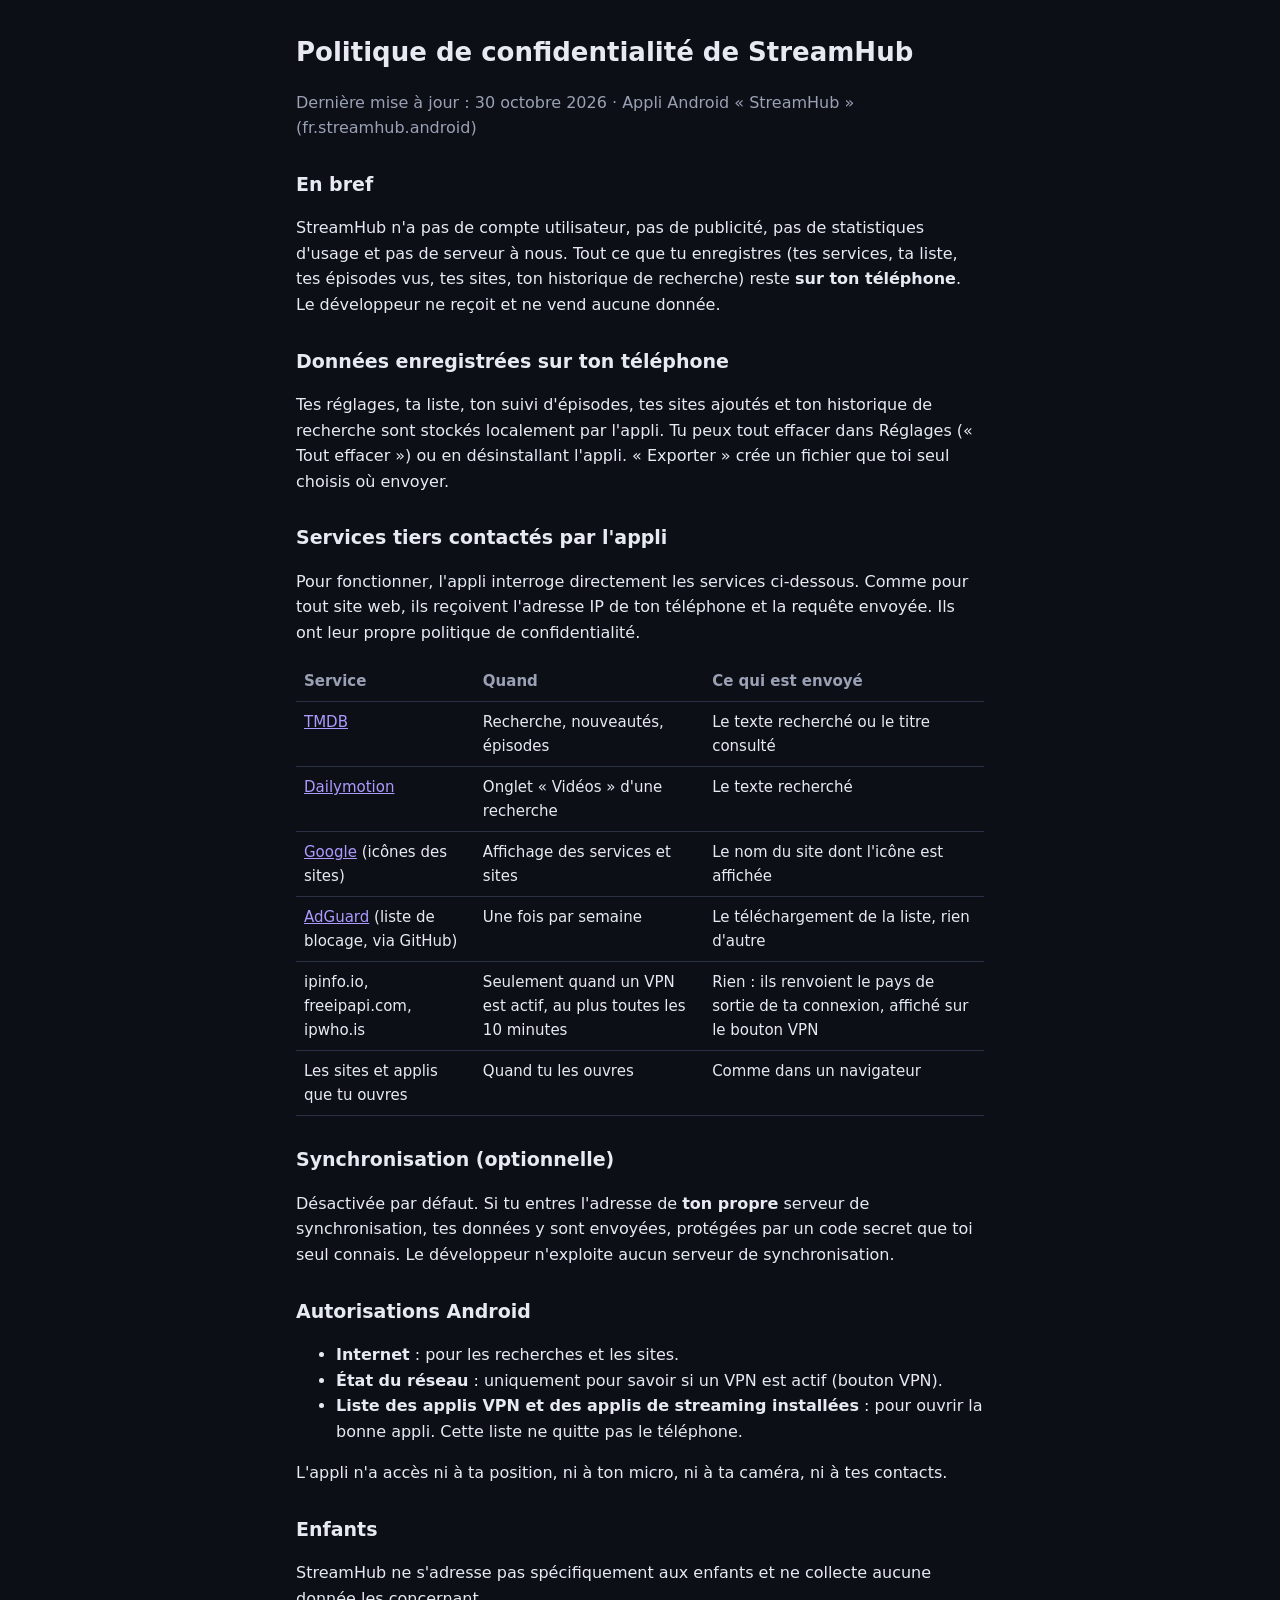
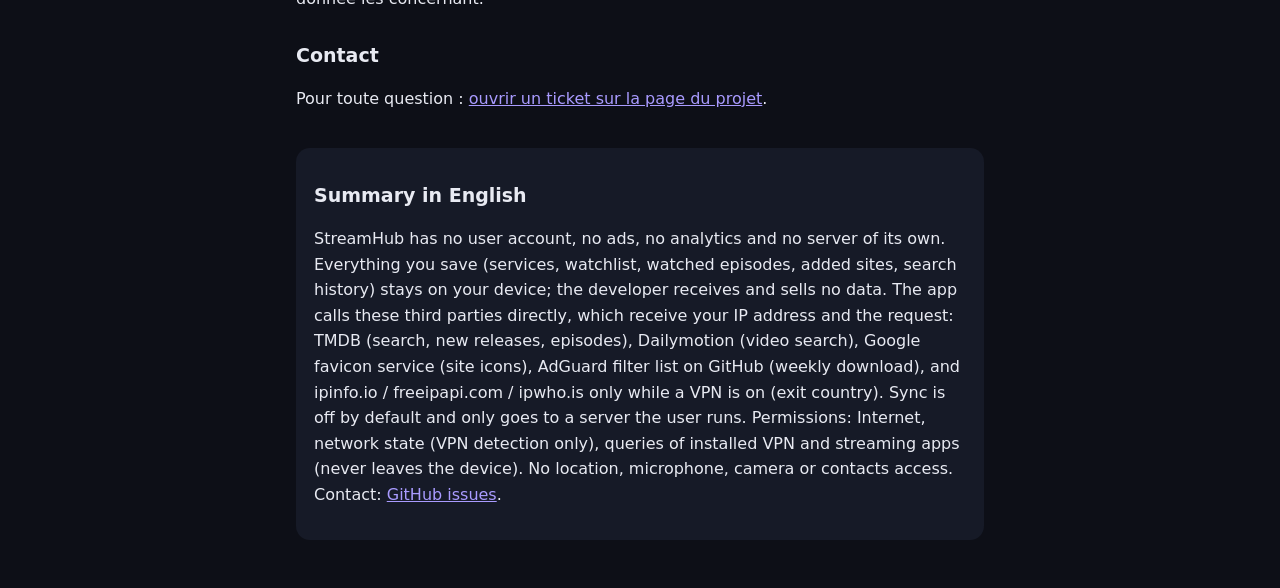
<file: site/confidentialite.html>
<!doctype html>
<html lang="fr">
<head>
  <meta charset="utf-8">
  <meta name="viewport" content="width=device-width, initial-scale=1">
  <meta name="theme-color" content="#0d0f17">
  <title>StreamHub · Confidentialité</title>
  <link rel="icon" href="icon-192.png">
  <style>
    :root { --bg: #0d0f17; --card: #161a27; --text: #e8eaf2; --dim: #9aa1b5; }
    * { box-sizing: border-box; }
    body { margin: 0; background: var(--bg); color: var(--text); font: 16px/1.6 system-ui, -apple-system, "Segoe UI", Roboto, sans-serif; }
    main { max-width: 720px; margin: 0 auto; padding: 32px 16px 48px; }
    h1 { font-size: 26px; margin: 0 0 4px; }
    h2 { font-size: 19px; margin: 28px 0 8px; }
    .dim { color: var(--dim); }
    table { width: 100%; border-collapse: collapse; font-size: 15px; }
    th, td { text-align: left; vertical-align: top; padding: 8px; border-bottom: 1px solid #2a3044; }
    th { color: var(--dim); font-weight: 600; }
    a { color: #a99bff; }
    section.en { background: var(--card); border-radius: 14px; padding: 4px 18px 16px; margin-top: 36px; }
  </style>
</head>
<body>
<main>
  <h1>Politique de confidentialité de StreamHub</h1>
  <p class="dim">Dernière mise à jour : 30 octobre 2026 · Appli Android « StreamHub » (fr.streamhub.android)</p>

  <h2>En bref</h2>
  <p>StreamHub n'a pas de compte utilisateur, pas de publicité, pas de statistiques d'usage et pas de serveur à nous.
    Tout ce que tu enregistres (tes services, ta liste, tes épisodes vus, tes sites, ton historique de recherche) reste
    <b>sur ton téléphone</b>. Le développeur ne reçoit et ne vend aucune donnée.</p>

  <h2>Données enregistrées sur ton téléphone</h2>
  <p>Tes réglages, ta liste, ton suivi d'épisodes, tes sites ajoutés et ton historique de recherche sont stockés localement par l'appli.
    Tu peux tout effacer dans Réglages (« Tout effacer ») ou en désinstallant l'appli. « Exporter » crée un fichier que toi seul choisis où envoyer.</p>

  <h2>Services tiers contactés par l'appli</h2>
  <p>Pour fonctionner, l'appli interroge directement les services ci-dessous. Comme pour tout site web, ils reçoivent
    l'adresse IP de ton téléphone et la requête envoyée. Ils ont leur propre politique de confidentialité.</p>
  <table>
    <tr><th>Service</th><th>Quand</th><th>Ce qui est envoyé</th></tr>
    <tr><td><a href="https://www.themoviedb.org/privacy-policy">TMDB</a></td><td>Recherche, nouveautés, épisodes</td><td>Le texte recherché ou le titre consulté</td></tr>
    <tr><td><a href="https://legal.dailymotion.com/fr/politique-donnees-personnelles/">Dailymotion</a></td><td>Onglet « Vidéos » d'une recherche</td><td>Le texte recherché</td></tr>
    <tr><td><a href="https://policies.google.com/privacy">Google</a> (icônes des sites)</td><td>Affichage des services et sites</td><td>Le nom du site dont l'icône est affichée</td></tr>
    <tr><td><a href="https://github.com/AdguardTeam/AdguardSDNSFilter">AdGuard</a> (liste de blocage, via GitHub)</td><td>Une fois par semaine</td><td>Le téléchargement de la liste, rien d'autre</td></tr>
    <tr><td>ipinfo.io, freeipapi.com, ipwho.is</td><td>Seulement quand un VPN est actif, au plus toutes les 10 minutes</td><td>Rien : ils renvoient le pays de sortie de ta connexion, affiché sur le bouton VPN</td></tr>
    <tr><td>Les sites et applis que tu ouvres</td><td>Quand tu les ouvres</td><td>Comme dans un navigateur</td></tr>
  </table>

  <h2>Synchronisation (optionnelle)</h2>
  <p>Désactivée par défaut. Si tu entres l'adresse de <b>ton propre</b> serveur de synchronisation, tes données y sont envoyées,
    protégées par un code secret que toi seul connais. Le développeur n'exploite aucun serveur de synchronisation.</p>

  <h2>Autorisations Android</h2>
  <ul>
    <li><b>Internet</b> : pour les recherches et les sites.</li>
    <li><b>État du réseau</b> : uniquement pour savoir si un VPN est actif (bouton VPN).</li>
    <li><b>Liste des applis VPN et des applis de streaming installées</b> : pour ouvrir la bonne appli. Cette liste ne quitte pas le téléphone.</li>
  </ul>
  <p>L'appli n'a accès ni à ta position, ni à ton micro, ni à ta caméra, ni à tes contacts.</p>

  <h2>Enfants</h2>
  <p>StreamHub ne s'adresse pas spécifiquement aux enfants et ne collecte aucune donnée les concernant.</p>

  <h2>Contact</h2>
  <p>Pour toute question : <a href="https://github.com/anubis78xx-cpu/streamhub/issues">ouvrir un ticket sur la page du projet</a>.</p>

  <section class="en">
    <h2>Summary in English</h2>
    <p>StreamHub has no user account, no ads, no analytics and no server of its own. Everything you save (services, watchlist,
      watched episodes, added sites, search history) stays on your device; the developer receives and sells no data.
      The app calls these third parties directly, which receive your IP address and the request: TMDB (search, new releases,
      episodes), Dailymotion (video search), Google favicon service (site icons), AdGuard filter list on GitHub (weekly download),
      and ipinfo.io / freeipapi.com / ipwho.is only while a VPN is on (exit country). Sync is off by default and only goes to a
      server the user runs. Permissions: Internet, network state (VPN detection only), queries of installed VPN and streaming apps
      (never leaves the device). No location, microphone, camera or contacts access.
      Contact: <a href="https://github.com/anubis78xx-cpu/streamhub/issues">GitHub issues</a>.</p>
  </section>
</main>
</body>
</html>
</file>
